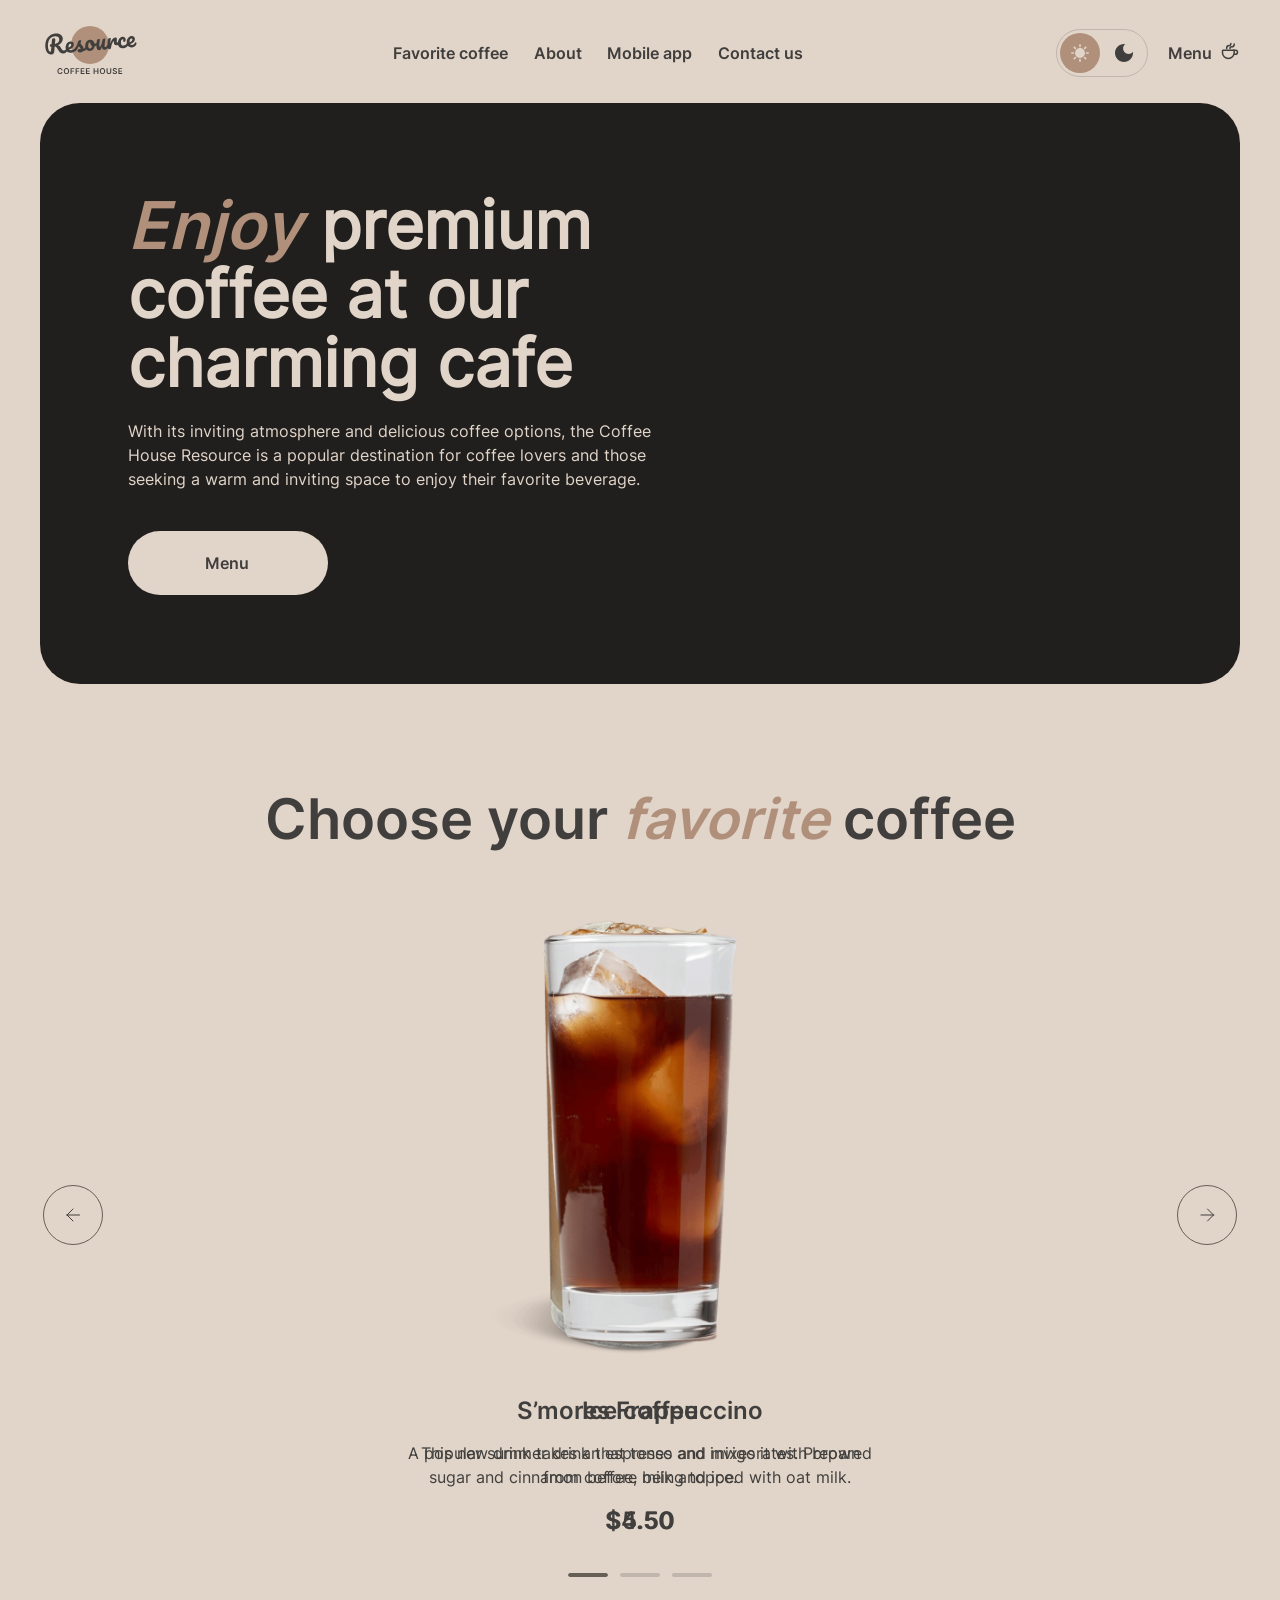
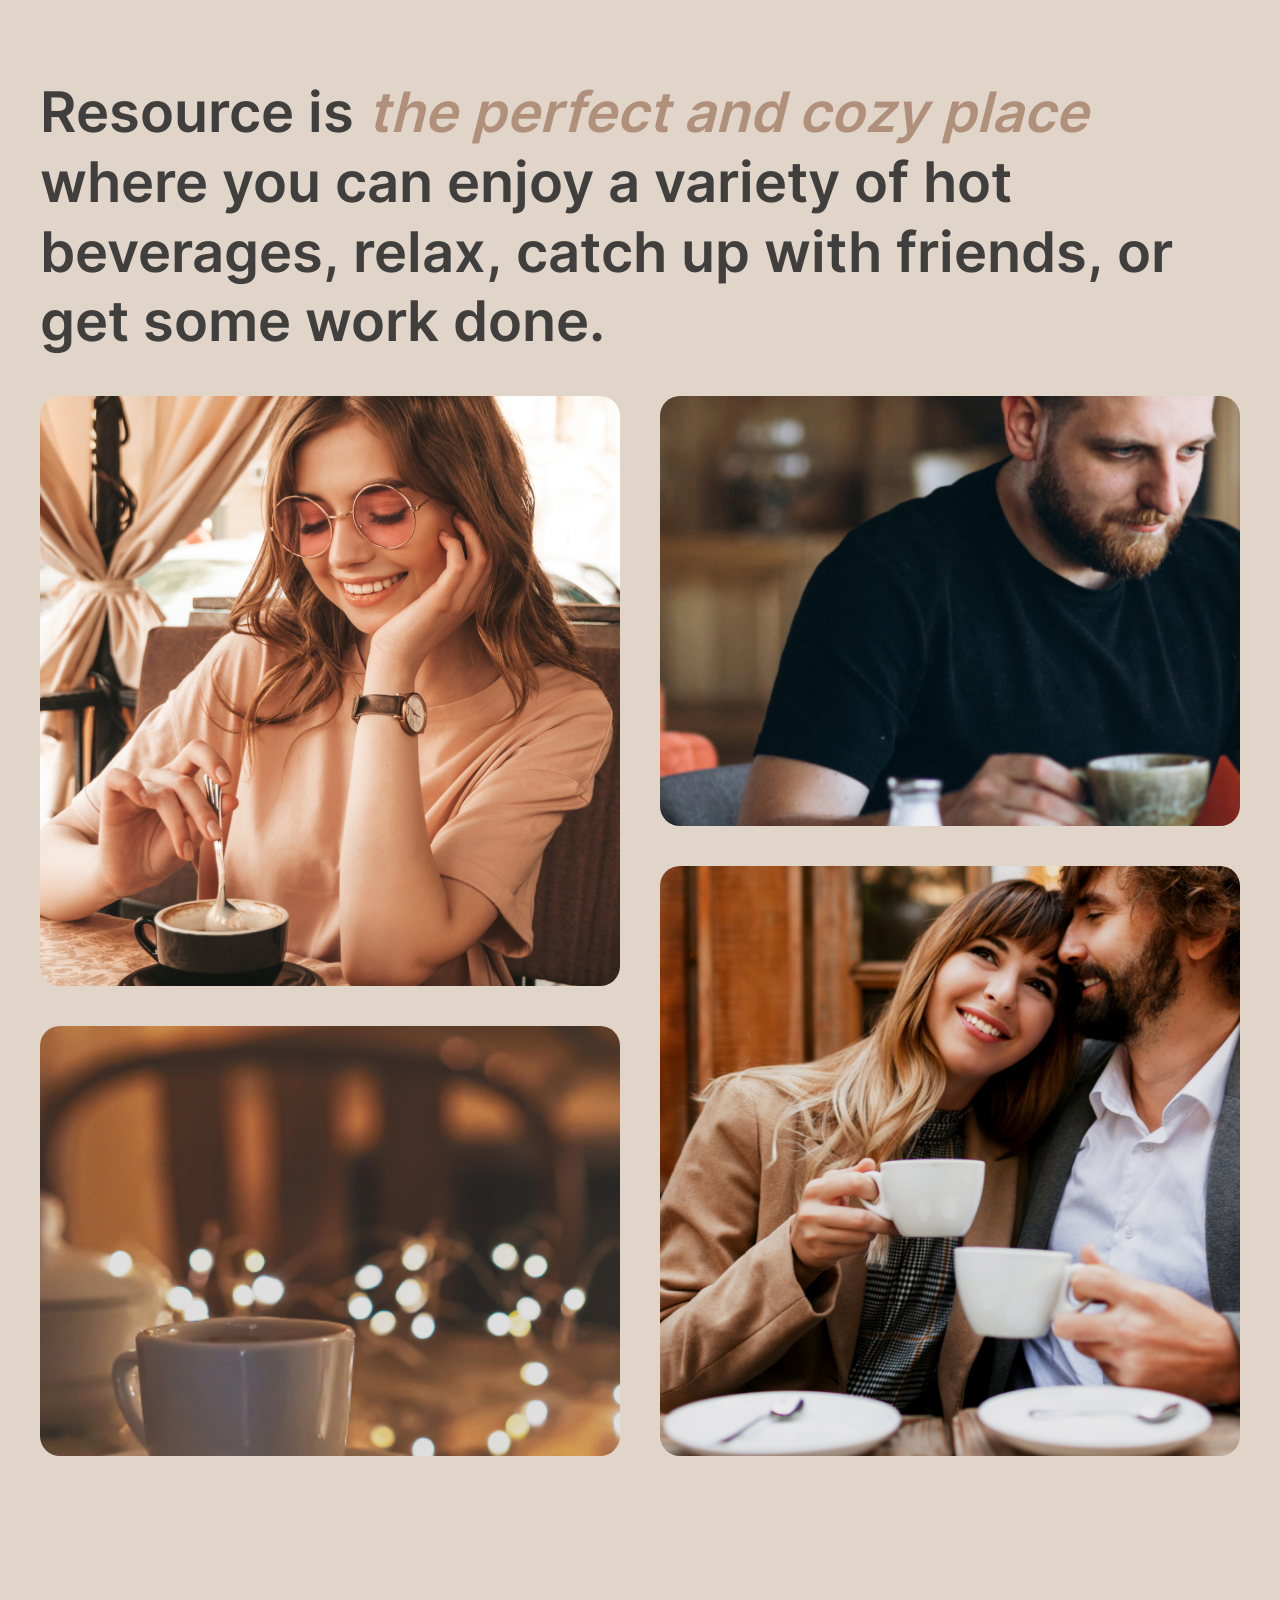
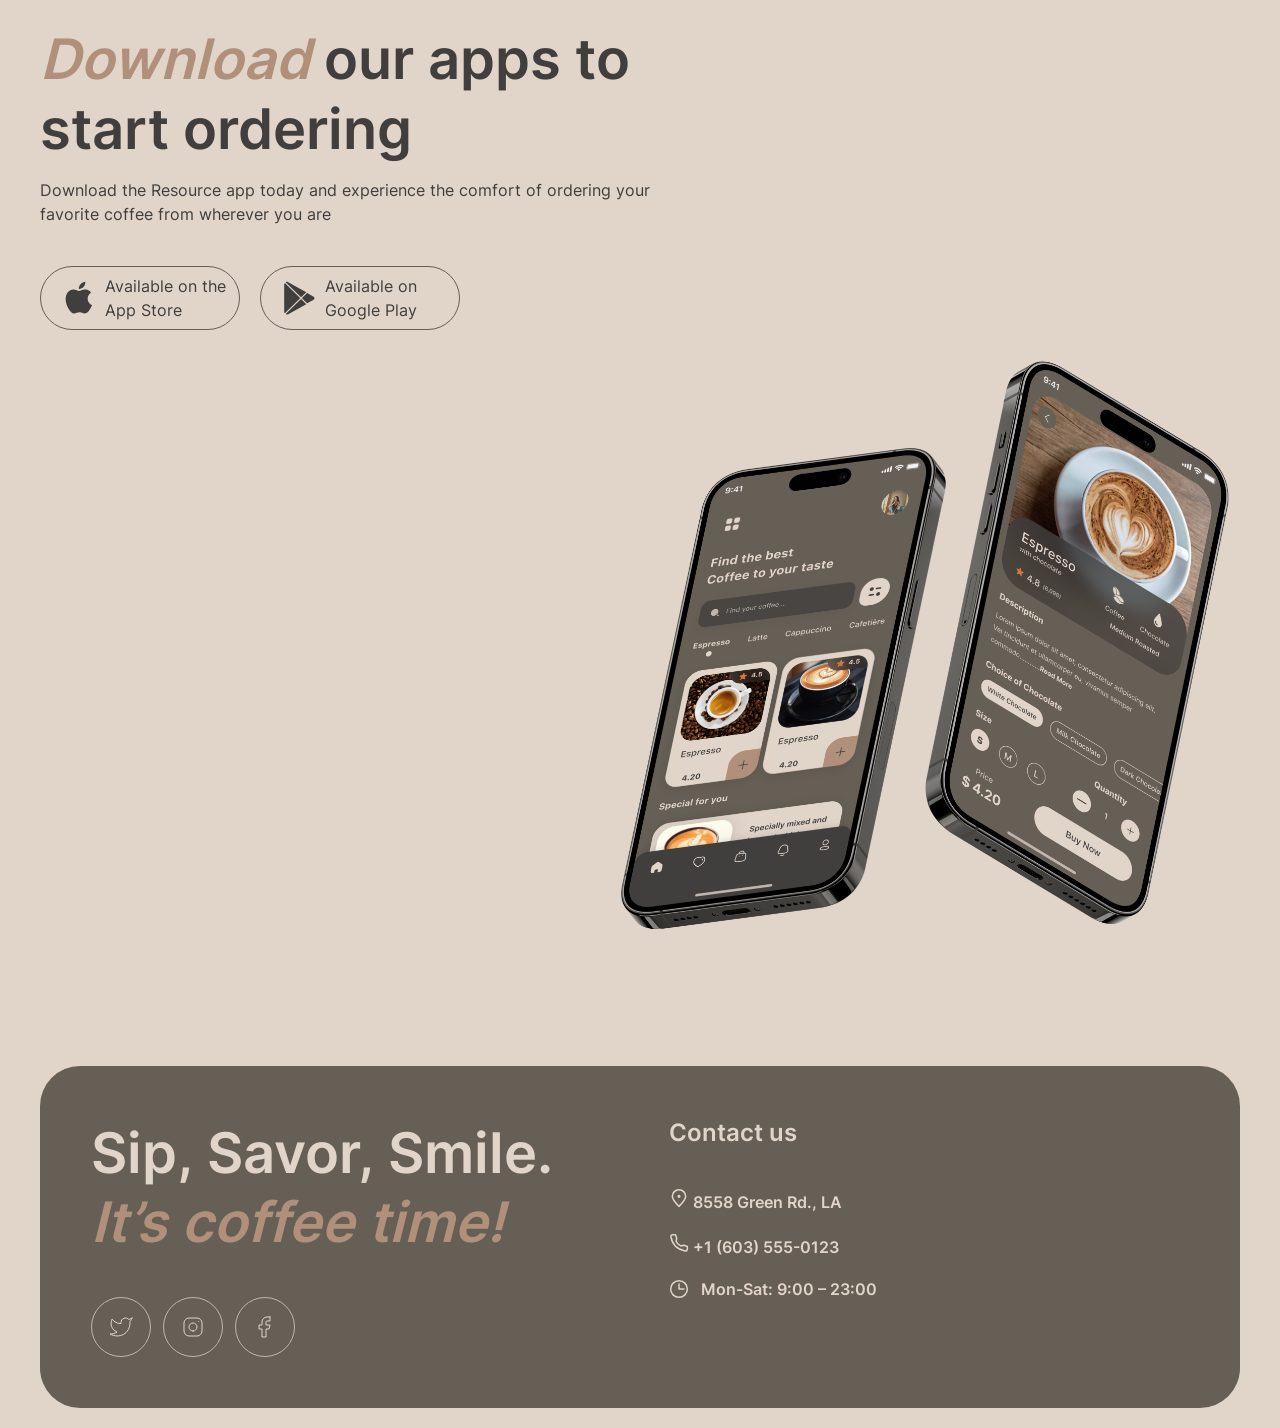
<file: pages/home/index.html>
<!DOCTYPE html>
<html lang="en">

<head>
  <meta charset="UTF-8" />
  <meta http-equiv="X-UA-Compatible" content="IE=edge" />
  <meta name="viewport" content="width=device-width, initial-scale=1.0" />
  <link rel="stylesheet" href="../css/global.css" />
  <link rel="stylesheet" href="../home/style.css" />
  <link rel="icon" href="../../assets/icons/coffee-cup.svg" sizes="32x32">
  <title>Coffee House</title>
</head>

<body>
  <div class="body-wrapper">
    <header class="header">
      <a href="#" class="logo" aria-label="Coffee House Home">
        <img src="../../assets/icons/logo.svg" alt="Coffee House Logo" />
      </a>

      <nav class="header-navigation-wrapper">
        <ul class="header-navigation">
          <li><a href="#favoriteCoffee" class="header-nav-list-li">Favorite coffee</a></li>
          <li><a href="#about" class="header-nav-list-li">About</a></li>
          <li><a href="#mobileApp" class="header-nav-list-li">Mobile app</a></li>
          <li><a href="#contactUs" class="header-nav-list-li">Contact us</a></li>
        </ul>
      </nav>

      <div class="header-controls">
        <label class="theme-switch" for="theme-toggle">
          <input type="checkbox" id="theme-toggle" class="theme-switch-input">
          <span class="switch-track">
            <span class="icon-wrapper icon-sun">
              <span class="icon-img"></span>
            </span>
            <span class="icon-wrapper icon-moon">
              <span class="icon-img"></span>
            </span>
          </span>
        </label>
        <a href="../menu/index.html" class="logo-menu">
          <h4>Menu</h4>
          <img src="../../assets/icons/coffee-cup.svg" alt="coffee cup" />
        </a>
      </div>
      <div class="burger-menu" role="button" aria-label="Toggle menu">
        <div class="burger-icon">
          <span class="one-line"></span>
          <span class="two-line"></span>
        </div>
      </div>
    </header>

    <main class="main">
      <section class="enjoy">
        <video autoplay muted loop id="video">
          <source src="../../assets/video/video(720p).mp4" type="video/mp4">
        </video>
        <div class="enjoy-overlay">
          <div class="enjoy-text">
            <h1><span class="accent">Enjoy</span> premium coffee at our charming cafe</h1>
            <p>With its inviting atmosphere and delicious coffee options, the Coffee House Resource is a popular
              destination for coffee lovers and those seeking a warm and inviting space to enjoy their favorite
              beverage.</p>
            <a href="../menu/index.html" class="enjoy-btn">
              <span class="enjoy-btn-text">Menu</span>
              <img class="enjoy-btn-img" src="../../assets/icons/coffee-cup.svg" alt="coffee cup" />
            </a>
          </div>
        </div>
      </section>

      <section class="favourite-coffee" id="favoriteCoffee">
        <div class="text-favorite">
          <h2>Choose your <span class="accent">favorite</span> coffee</h2>
        </div>
        <div class="favorite-coffee-slider">
          <div class="favorite-slider-container">
            <div class="slider-row">
              <div class="slider-img-container active">
                <img class="slider-img" src="../../assets/images/imgHome/coffee-slider-1.svg"
                  alt="S’mores Frappuccino" />
                <div class="description-coffee">
                  <h3 class="description-coffee-name">S’mores Frappuccino</h3>
                  <p class="description-coffee-about">This new drink takes an espresso and mixes it with brown sugar
                    and
                    cinnamon before being topped with oat milk.</p>
                  <h3 class="description-coffee-cost">$5.50</h3>
                </div>
              </div>
              <div class="slider-img-container">
                <img class="slider-img" src="../../assets/images/imgHome/coffee-slider-2.svg" alt="Caramel Macchiato" />
                <div class="description-coffee">
                  <h3 class="description-coffee-name">Caramel Macchiato</h3>
                  <p class="description-coffee-about">Fragrant and unique classic espresso with rich caramel-peanut
                    syrup, with cream under whipped thick foam.</p>
                  <h3 class="description-coffee-cost">$5.00</h3>
                </div>
              </div>
              <div class="slider-img-container">
                <img class="slider-img" src="../../assets/images/imgHome/coffee-slider-3.svg" alt="Ice coffee" />
                <div class="description-coffee">
                  <h3 class="description-coffee-name">Ice coffee</h3>
                  <p class="description-coffee-about">A popular summer drink that tones and invigorates. Prepared from
                    coffee, milk and ice.</p>
                  <h3 class="description-coffee-cost">$4.50</h3>
                </div>
              </div>
            </div>
          </div>
          <div class="arrows">
            <span class="arrow-prev" role="button" aria-label="Previous slide"></span>
            <span class="arrow-next" role="button" aria-label="Next slide"></span>
          </div>
          <div class="line-container">
            <div class="line-img-container">
              <div class="line-img active-line"></div>
            </div>
            <div class="line-img-container">
              <div class="line-img"></div>
            </div>
            <div class="line-img-container">
              <div class="line-img"></div>
            </div>
          </div>
        </div>
      </section>

      <section class="about" id="about">
        <div class="about-text">
          <h2>Resource is <span class="accent">the perfect and cozy place</span> where you can enjoy a variety of hot
            beverages, relax, catch up with friends, or get some work done.</h2>
        </div>
        <div class="about-gallery">
          <div class="gallery-one-column">
            <div class="gallery-img-container">
              <img class="gallery-img" src="../../assets/images/imgHome/about-1.jpg" alt="Cozy cafe interior view 1" />
            </div>
            <div class="gallery-img-container about-mini-container">
              <img class="gallery-img about-mini-img" src="../../assets/images/imgHome/about-2.jpg"
                alt="Cozy cafe interior view 2" />
            </div>
          </div>
          <div class="gallery-second-column">
            <div class="gallery-img-container about-mini-container">
              <img class="gallery-img about-mini-img" src="../../assets/images/imgHome/about-3.jpg"
                alt="Cozy cafe interior view 3" />
            </div>
            <div class="gallery-img-container">
              <img class="gallery-img" src="../../assets/images/imgHome/about-4.jpg" alt="Cozy cafe interior view 4" />
            </div>
          </div>
        </div>
      </section>

      <section class="mobileApp" id="mobileApp">
        <div class="app-text">
          <h2><span class="accent">Download</span> our apps to start ordering</h2>
          <p>Download the Resource app today and experience the comfort of ordering your favorite coffee from wherever
            you are</p>
          <div class="buttons-app">
            <div class="appStore-btn" role="button">
              <div class="img-appStore-btn"></div>
              <div class="text-appStore">
                <p class="text-under-name-app">Available on the</p>
                <p class="name-app">App Store</p>
              </div>
            </div>
            <div class="googlePlay-btn" role="button">
              <div class="img-googlePlay-btn"></div>
              <div class="text-googlePlay">
                <p class="text-under-name-app">Available on</p>
                <p class="name-app">Google Play</p>
              </div>
            </div>
          </div>
        </div>
        <div class="app-images">
          <img src="../../assets/images/imgHome/mobile-screens.svg" alt="Mobile app preview screens" />
        </div>
      </section>
    </main>

    <footer class="footer">
      <div class="footer-wrapper">
        <div class="footer-one-column">
          <div class="footer-text">
            <h2>Sip, Savor, Smile. <span class="accent">It’s coffee time!</span></h2>
          </div>
          <div class="social">
            <span class="twitter social-animation">
              <a href="https://twitter.com" aria-label="Twitter">
                <svg class="twitter-img social-img"></svg>
              </a>
            </span>
            <span class="instagram social-animation">
              <a href="https://instagram.com" aria-label="Instagram">
                <svg class="instagram-img social-img"></svg>
              </a>
            </span>
            <span class="facebook social-animation">
              <a href="https://facebook.com" aria-label="Facebook">
                <svg class="facebook-img social-img"></svg>
              </a>
            </span>
          </div>
        </div>

        <div class="footer-two-column" id="contactUs">
          <h3>Contact us</h3>
          <div class="adress">
            <a href="https://maps.app.goo.gl/3GMNGY9WEgMi9nmB6" target="_blank" rel="noopener noreferrer">
              <img src="../../assets/icons/pin-alt.svg" alt="location pin" />
              8558 Green Rd., LA
            </a>
          </div>
          <div class="phone">
            <a href="tel:+16035550123">
              <img src="../../assets/icons/phone.svg" alt="phone icon" />
              +1 (603) 555-0123
            </a>
          </div>
          <div class="times">
            <img src="../../assets/icons/clock.svg" alt="clock icon" />
            <p>Mon-Sat: 9:00 – 23:00</p>
          </div>
        </div>
      </div>
    </footer>
    <script src="../js/burger.js"></script>
    <script src="../js/themeSwitcher.js"></script>
    <script src="../home/script.js"></script>
  </div>
</body>

</html>
</file>
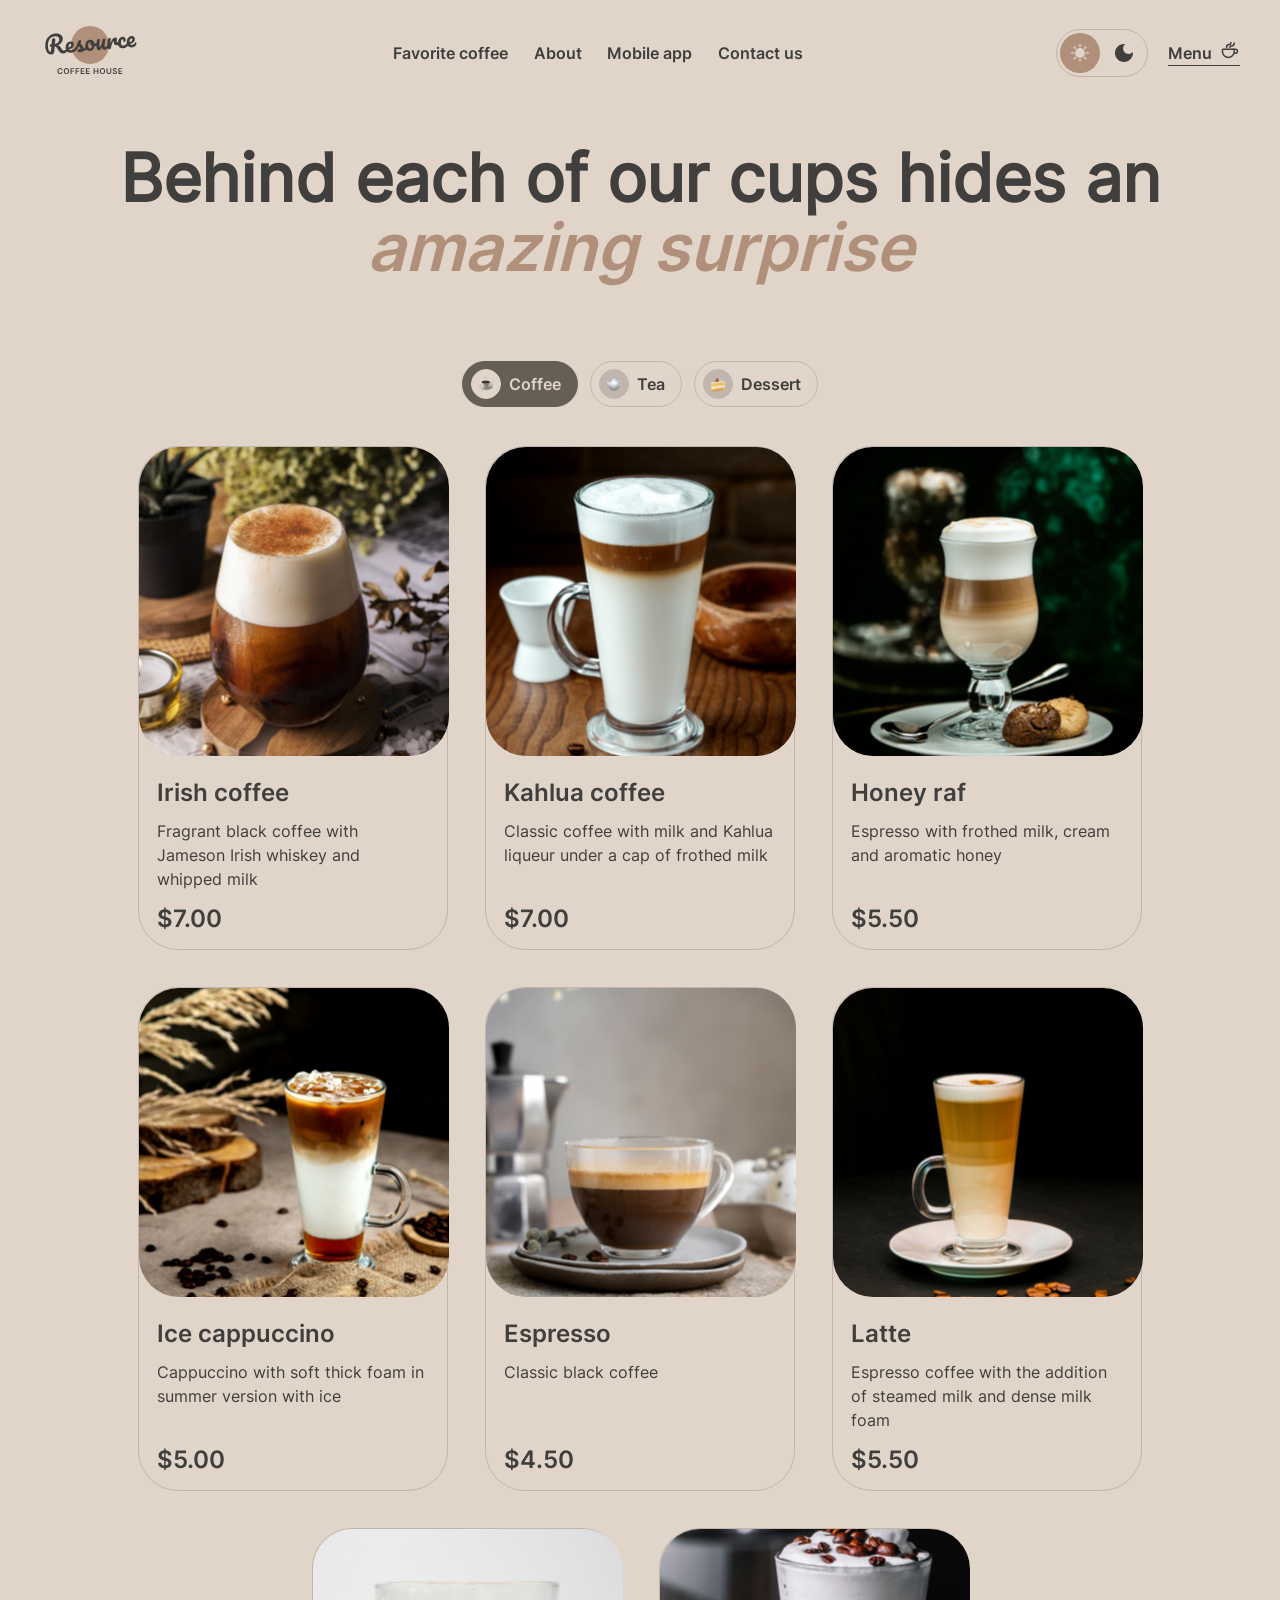
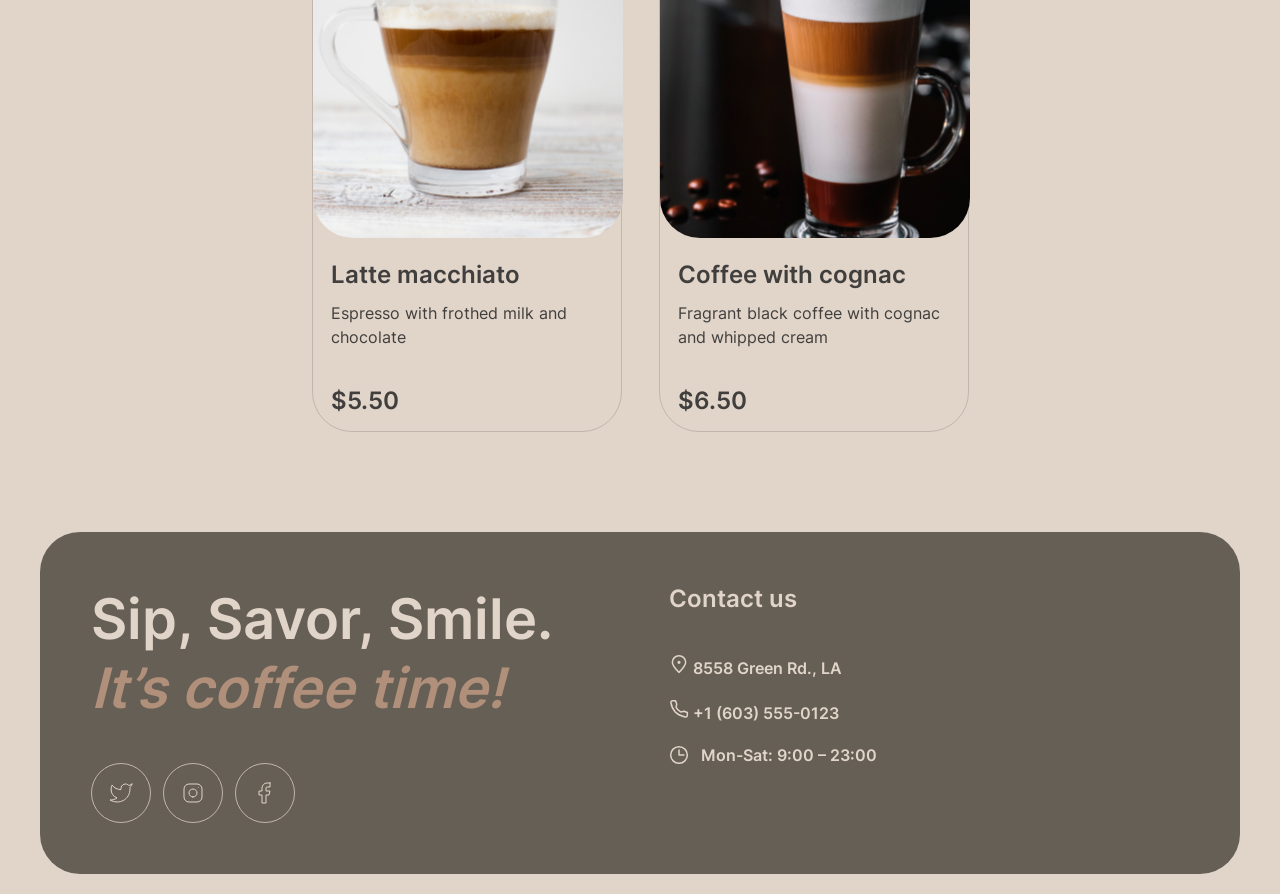
<file: pages/menu/index.html>
<!DOCTYPE html>
<html lang="en">

<head>
  <meta charset="UTF-8">
  <meta http-equiv="X-UA-Compatible" content="IE=edge">
  <meta name="viewport" content="width=device-width, initial-scale=1.0">
  <link rel="stylesheet" href="../css/global.css" />
  <link rel="stylesheet" href="../menu/style.css">
  <link rel="icon" href="../../assets/icons/coffee-cup.svg" sizes="32x32">
  <title>Coffee House</title>
</head>

<body>
  <div class="body-wrapper">
    <header class="header">
      <a href="../home/index.html" class="logo">
        <img src="../../assets/icons/logo.svg" alt="Coffee House Logo">
      </a>
      <nav class="header-navigation-wrapper">
        <ul class="header-navigation">
          <li><a href="../home/index.html#favoriteCoffee" class="header-nav-list-li">Favorite coffee</a></li>
          <li><a href="../home/index.html#about" class="header-nav-list-li">About</a></li>
          <li><a href="../home/index.html#mobileApp" class="header-nav-list-li">Mobile app</a></li>
          <li><a href="#contactUs" class="header-nav-list-li">Contact us</a></li>
        </ul>
      </nav>

      <div class="header-controls">
        <label class="theme-switch" for="theme-toggle">
          <input type="checkbox" id="theme-toggle" class="theme-switch-input">
          <span class="switch-track">
            <span class="icon-wrapper icon-sun">
              <span class="icon-img"></span>
            </span>
            <span class="icon-wrapper icon-moon">
              <span class="icon-img"></span>
            </span>
          </span>
        </label>
        <div href="../menu/index.html" class="logo-menu logo-menu-menu-page">
          <h4>Menu</h4>
          <img src="../../assets/icons/coffee-cup.svg" alt="coffee cup" />
        </div>
      </div>
      <div class="burger-menu" role="button" aria-label="Toggle menu">
        <div class="burger-icon">
          <span class="one-line"></span>
          <span class="two-line"></span>
        </div>
      </div>
    </header>

    <main class="main">
      <div class="title">
        <h1>Behind each of our cups hides an <span class="accent">amazing surprise</span></h1>
      </div>

      <div class="drink-type">
        <div class="type-coffee drink-type-button checked" data-type="coffee" role="button">
          <div class="circle type-drink-circle">
            <img src="../../assets/icons/icon-coffee-menu.svg" alt="coffee icon">
          </div>
          <p class="type-drink-text">Coffee</p>
        </div>
        <div class="type-tea drink-type-button" data-type="tea" role="button">
          <div class="circle type-drink-circle">
            <img src="../../assets/icons/icon-tea-menu.svg" alt="tea icon">
          </div>
          <p class="type-drink-text">Tea</p>
        </div>
        <div class="type-dessert drink-type-button" data-type="dessert" role="button">
          <div class="circle type-drink-circle">
            <img src="../../assets/icons/icon-dessert-menu.svg" alt="dessert icon">
          </div>
          <p class="type-drink-text">Dessert</p>
        </div>
      </div>

      <div class="menu-cards-wrapper"></div>

      <div class="load-img"></div>
    </main>

    <footer class="footer">
      <div class="footer-wrapper">
        <div class="footer-one-column">
          <div class="footer-text">
            <h2>Sip, Savor, Smile. <span class="accent">It’s coffee time!</span></h2>
          </div>
          <div class="social">
            <span class="twitter social-animation">
              <a href="https://twitter.com" aria-label="Twitter">
                <svg class="twitter-img social-img"></svg>
              </a>
            </span>
            <span class="instagram social-animation">
              <a href="https://instagram.com" aria-label="Instagram">
                <svg class="instagram-img social-img"></svg>
              </a>
            </span>
            <span class="facebook social-animation">
              <a href="https://facebook.com" aria-label="Facebook">
                <svg class="facebook-img social-img"></svg>
              </a>
            </span>
          </div>
        </div>

        <div class="footer-two-column" id="contactUs">
          <h3>Contact us</h3>
          <div class="adress">
            <a href="https://maps.app.goo.gl/3GMNGY9WEgMi9nmB6" target="_blank" rel="noopener noreferrer">
              <img src="../../assets/icons/pin-alt.svg" alt="location pin" />
              8558 Green Rd., LA
            </a>
          </div>
          <div class="phone">
            <a href="tel:+16035550123">
              <img src="../../assets/icons/phone.svg" alt="phone icon" />
              +1 (603) 555-0123
            </a>
          </div>
          <div class="times">
            <img src="../../assets/icons/clock.svg" alt="clock icon" />
            <p>Mon-Sat: 9:00 – 23:00</p>
          </div>
        </div>
      </div>
    </footer>

    <script src="../js/burger.js"></script>
    <script src="../js/themeSwitcher.js"></script>
    <script src="../menu/script.js" type="module"></script>
  </div>
</body>

</html>
</file>
<file: pages/css/global.css>
@font-face {
  font-family: "Inter600";
  src: url("../../assets/fonts/Inter-SemiBold.ttf");
  font-weight: 600;
}

@font-face {
  font-family: "Inter400";
  src: url("../../assets/fonts/Inter-Regular.ttf");
  font-weight: 400;
}

:root {
  --color-text-primary: #403f3d;
  --color-text-inverse: #e1d4c9;
  --color-text-accent: #b0907a;
  --color-bg-page: #e1d4c9;
  --color-bg-container: #665f55;

  --c-btn-type-border: #c1b6ad;
  --c-btn-type-text: #403f3d;
  --c-btn-type-circle-bg: #c1b6ad;

  --c-btn-type-text-hover: #e1d4c9;
  --c-btn-type-bg-hover: #665f55;
  --c-btn-type-circle-bg-hover: #e1d4c9;
  --c-btn-type-text-hover: #e1d4c9;

  --c-btn-type-text-checked: #e1d4c9;
  --c-btn-type-bg-checked: #665f55;
  --c-btn-type-circle-bg-checked: #e1d4c9;
  --c-btn-type-text-checked: #e1d4c9;

  --c-border-card: #c1b6ad;

  --c-btn-primary-bg: #e1d4c9;
  --c-btn-secondary-bg: transparent;
  --c-btn-secondary-border: #665f55;
  --c-btn-secondary-hover-bg: #665f55;

  --c-btn-app-bg: transparent;
  --c-btn-app-border: #665f55;
  --c-btn-app-hover-bg: #665f55;

  --c-slider-border: #665f55;
  --c-slider-hover-bg: #665f55;
  --c-slider-hover-border: #665f55;

  --c-social-border: #c1b6ad;
  --c-social-hover-bg: #e1d4c9;

  --c-icon-beige: #e1d4c9;
  --c-icon-dark: #403f3d;
  --c-icon-white: #ffffff;
  --c-circle-accent: #b0907a;
  --c-circle-hover-light: #665f55;
  --c-circle-hover-dark: #403f3d;
  --border-light: #c1b6ad;
  --border-dark: #665f55;

  --color-icon-social-hover: #403f3d;

  --color-modal-bg: rgba(41, 41, 41, 0.6);

  --font-semibold: "Inter600", sans-serif;
  --font-regular: "Inter400", sans-serif;
  --transition-standard: 0.3s ease-in-out;
  --transition-fast: 0.3s ease;
}

:root:has(#theme-toggle:checked) {
  --color-text-primary: #e1d4c9;
  --color-text-inverse: #e1d4c9;
  --color-text-accent: #b0907a;
  --color-bg-page: #292826;
  --color-bg-container: #403f3d;

  --c-btn-type-border: #665f55;
  --c-btn-type-text: #e1d4c9;
  --c-btn-type-circle-bg: #665f55;

  --c-btn-type-text-hover: #e1d4c9;
  --c-btn-type-bg-hover: #403f3d;
  --c-btn-type-circle-bg-hover: #292826;

  --c-btn-type-text-checked: #e1d4c9;
  --c-btn-type-bg-checked: #403f3d;
  --c-btn-type-circle-bg-checked: #292826;

  --c-border-card: #665f55;

  --c-btn-secondary-border: #c1b6ad;
  --c-btn-secondary-hover-bg: #292826;

  --c-btn-app-bg: transparent;
  --c-btn-app-border: #c1b6ad;
  --c-btn-app-hover-bg: #403f3d;

  --c-slider-border: #c1b6ad;
  --c-slider-hover-bg: #403f3d;
  --c-slider-hover-border: #403f3d;

  --c-social-border: #665f55;
  --c-social-hover-bg: #292826;

  --color-icon-social-hover: #e1d4c9;

  --color-modal-bg: rgba(225, 212, 201, 0.6);
}

:root:has(#theme-toggle:checked) .logo-menu img,
:root:has(#theme-toggle:checked) .enjoy-btn-img,
:root:has(#theme-toggle:checked) .load-img {
  filter: invert(93%) sepia(12%) saturate(336%) hue-rotate(334deg)
    brightness(95%) contrast(93%);
  transition: filter var(--transition-standard);
}

* {
  box-sizing: border-box;
}

html {
  scroll-behavior: smooth;
  box-sizing: border-box;
  background-color: var(--color-bg-page);
  transition: background-color var(--transition-standard);
  opacity: 0;
  transition: opacity 0.15s ease-in;
}

html.theme-loaded {
  opacity: 1;
}

body {
  margin: 0 auto;
  max-width: 1440px;
  font-family: var(--font-regular);
  font-weight: 400;
  line-height: 150%;
  color: var(--color-text-primary);
  background-color: var(--color-bg-page);
  transition:
    background-color var(--transition-standard),
    color var(--transition-standard);
}

ul {
  padding: 0;
}

p {
  margin: 0;
}

a {
  transition: color var(--transition-standard);
}

a:hover {
  cursor: pointer;
}

h1 {
  font-size: clamp(32px, 3.77vw + 17.66px, 72px);
  line-height: 105%;
}

h2 {
  font-family: var(--font-semibold);
  font-size: clamp(32px, 2.64vw + 21.96px, 60px);
  font-weight: 600;
  line-height: 125%;
  margin: 0;
}

h3 {
  font-family: var(--font-semibold);
  font-size: 24px;
  font-weight: 600;
  line-height: 125%;
  margin: 0;
}

.accent,
h1.accent,
h2.accent {
  font-style: italic;
  font-family: var(--font-semibold);
  color: var(--color-text-accent);
}

h4,
.header-navigation,
.enjoy-btn,
.appStore-btn,
.googlePlay-btn,
.adress a,
.phone a {
  font-family: var(--font-semibold);
  font-size: 16px;
  font-weight: 600;
  line-height: 150%;
}

p,
.description-coffee-about,
.app-text p {
  font-family: var(--font-regular);
  font-size: 16px;
  font-weight: 400;
  line-height: 150%;
}

.text-under-name-app {
  font-family: var(--font-semibold);
  font-size: 10px;
  font-weight: 600;
  line-height: 140%;
}

.body-wrapper {
  margin: 20px clamp(16px, 4.3vw + 2px, 40px);
}

/*------------theme-switch----------*/
.theme-switch {
  position: relative;
  display: inline-block;
  width: 92px;
  height: 48px;
  cursor: pointer;
  background: transparent;
  -webkit-tap-highlight-color: transparent;
}

.theme-switch-input {
  position: absolute;
  opacity: 0;
  width: 0;
  height: 0;
}

.switch-track {
  display: flex;
  width: 100%;
  height: 100%;
  border-radius: 48px;
  padding: 4px;
  box-sizing: border-box;
  background: transparent;
  border: 1px solid var(--border-light);
  transition: border-color 0.3s ease;
  gap: 5px;
}

.icon-wrapper {
  flex: 1;
  display: flex;
  align-items: center;
  justify-content: center;
  position: relative;
}

.icon-wrapper::before {
  content: "";
  position: absolute;
  width: 40px;
  height: 40px;
  border-radius: 50%;
  transition:
    transform 0.3s cubic-bezier(0.4, 0, 0.2, 1),
    opacity 0.3s ease,
    background-color 0.3s ease;
  transform: scale(0.8);
  opacity: 0;
  z-index: 1;
}

.icon-img {
  width: 18px;
  height: 18px;
  transition: background-color 0.3s ease;
  z-index: 2;
  -webkit-mask-position: center;
  mask-position: center;
  -webkit-mask-repeat: no-repeat;
  mask-repeat: no-repeat;
  -webkit-mask-size: contain;
  mask-size: contain;
}

.icon-sun .icon-img {
  -webkit-mask-image: url("../../assets/icons/sun.svg");
  mask-image: url("../../assets/icons/sun.svg");
}

.icon-moon .icon-img {
  -webkit-mask-image: url("../../assets/icons/moon.svg");
  mask-image: url("../../assets/icons/moon.svg");
}

.theme-switch-input:not(:checked) ~ .switch-track .icon-sun::before {
  background-color: var(--c-circle-accent);
  opacity: 1;
  transform: scale(1);
}

.theme-switch-input:not(:checked) ~ .switch-track .icon-sun .icon-img {
  background-color: var(--c-icon-beige);
}

.theme-switch-input:not(:checked) ~ .switch-track .icon-moon::before {
  opacity: 0;
}

.theme-switch-input:not(:checked) ~ .switch-track .icon-moon .icon-img {
  background-color: var(--c-icon-dark);
}

.theme-switch-input:checked ~ .switch-track {
  border-color: var(--border-dark);
}

.theme-switch-input:checked ~ .switch-track .icon-sun::before {
  opacity: 0;
  transform: scale(0.8);
}

.theme-switch-input:checked ~ .switch-track .icon-sun .icon-img {
  background-color: var(--c-icon-beige);
}

.theme-switch-input:checked ~ .switch-track .icon-moon::before {
  background-color: var(--c-circle-accent);
  opacity: 1;
  transform: scale(1);
}

.theme-switch-input:checked ~ .switch-track .icon-moon .icon-img {
  background-color: var(--c-icon-beige);
}

@media (hover: hover) {
  .theme-switch:hover
    .theme-switch-input:not(:checked)
    ~ .switch-track
    .icon-moon::before {
    background-color: var(--c-circle-hover-light);
    opacity: 1;
    transform: scale(1);
  }

  .theme-switch:hover
    .theme-switch-input:not(:checked)
    ~ .switch-track
    .icon-moon
    .icon-img {
    background-color: var(--c-icon-beige);
  }

  .theme-switch:hover
    .theme-switch-input:checked
    ~ .switch-track
    .icon-sun::before {
    background-color: var(--c-circle-hover-dark);
    opacity: 1;
    transform: scale(1);
  }

  .theme-switch:hover
    .theme-switch-input:checked
    ~ .switch-track
    .icon-sun
    .icon-img {
    background-color: var(--c-icon-white);
  }
}

/*------------header----------*/

.header {
  display: flex;
  justify-content: space-between;
  align-items: center;
}

.header a {
  text-decoration: none;
  color: var(--color-text-primary);
  z-index: 50;
}

html.dark-theme .logo img {
  content: url("../../assets/icons/logo-dark.svg");
}

.logo img {
  transition: content var(--transition-standard);
}

.header-navigation {
  display: flex;
  align-items: center;
  list-style: none;
  color: var(--color-text-primary);
  gap: clamp(16px, 2vw, 60px);
}

.header-navigation li {
  margin-top: 0;
}

.header-navigation a {
  text-decoration: none;
  color: var(--color-text-primary);
  position: relative;
  display: inline-block;
}

.header-controls {
  display: flex;
  gap: 20px;
  align-items: center;
}

.header-navigation a::after,
.header-controls a::after {
  content: "";
  position: absolute;
  left: 50%;
  top: 25px;
  display: block;
  height: 2px;
  width: 0;
  background: var(--color-text-primary);
  border-radius: 1px;
  transition:
    width 0.8s ease,
    left 0.8s ease;
}

.header-controls a::after {
  top: 45px;
}

/*------------header-----------*/

@media (hover: hover) {
  .header-navigation a:hover::after,
  .header-controls a:hover::after {
    left: 0;
    width: 100%;
    animation: a-nav 3s forwards;
  }
}

@keyframes a-nav {
  0% {
    opacity: 0;
  }
  50% {
    opacity: 0.8;
  }
  100% {
    opacity: 1;
  }
}

.logo-menu {
  position: relative;
  display: flex;
  align-items: center;
  gap: 8px;
  cursor: pointer;
}

.logo-menu img {
  margin-top: -5px;
  filter: none;
  transition: filter var(--transition-standard);
}

.burger-menu {
  display: none;
}

/*----------footer---------*/

.footer {
  margin: 100px 0 0;
}

.footer-wrapper {
  display: flex;
  background-color: var(--color-bg-container);
  border-radius: 40px;
  padding: clamp(10px, 4vw, 100px);
  gap: 40px;
}

.footer-one-column {
  max-width: 49%;
}

.footer-wrapper h2 {
  color: var(--color-text-inverse);
}

.social {
  display: flex;
  align-items: center;
  margin-top: 40px;
  padding-bottom: 0;
  gap: 12px;
}

.social-animation {
  display: flex;
  align-items: center;
  justify-content: center;
  width: 60px;
  height: 60px;
  border-radius: 50%;
  cursor: pointer;
  background-color: transparent;
  border: 1px solid var(--c-social-border);
  transition:
    background-color var(--transition-fast),
    border-color var(--transition-fast);
}

.social-animation a {
  display: flex;
  align-items: center;
  justify-content: center;
  width: 100%;
  height: 100%;
  text-decoration: none;
}

.social-img {
  width: 24px;
  height: 24px;
  background-color: var(--color-text-inverse);
  transition: background-color var(--transition-fast);
  -webkit-mask-repeat: no-repeat;
  mask-repeat: no-repeat;
  -webkit-mask-position: center;
  mask-position: center;
  -webkit-mask-size: contain;
  mask-size: contain;
}

.twitter-img {
  -webkit-mask-image: url("../../assets/icons/twitter.svg");
  mask-image: url("../../assets/icons/twitter.svg");
}

.instagram-img {
  -webkit-mask-image: url("../../assets/icons/instagram.svg");
  mask-image: url("../../assets/icons/instagram.svg");
}

.facebook-img {
  -webkit-mask-image: url("../../assets/icons/facebook.svg");
  mask-image: url("../../assets/icons/facebook.svg");
}

@media (hover: hover) {
  .social-animation:hover {
    background-color: var(--c-social-hover-bg);
    border-color: var(--c-social-hover-bg);
  }

  .social-animation:hover .social-img {
    background-color: var(--color-icon-social-hover);
  }
}

.footer-two-column h3 {
  margin-bottom: 40px;
  color: var(--color-text-inverse);
}

.adress,
.phone,
.times {
  display: flex;
  align-items: center;
  gap: 12px;
  margin-top: 0;
  margin-bottom: 20px;
}

.times {
  margin-bottom: 0;
}

.phone,
.times {
  cursor: pointer;
}

.adress a,
.phone a,
.times p {
  font-family: var(--font-semibold);
  font-size: 16px;
  line-height: 140%;
  color: var(--color-text-inverse);
  text-decoration: none;
  margin: 0;
}

.adress a,
.phone a {
  position: relative;
  display: inline-block;
}

.adress a::after,
.phone a::after {
  content: "";
  position: absolute;
  left: 50%;
  top: 27px;
  display: block;
  height: 1px;
  width: 0;
  background: var(--color-text-inverse);
  transition:
    width 0.3s ease,
    left 0.3s ease;
}

@media (hover: hover) {
  .adress a:hover::after,
  .phone a:hover::after {
    width: 100%;
    left: 0;
  }
}

.adress img,
.phone img,
.times img {
  width: 20px;
  height: 20px;
  margin: 0;
}

@media screen and (max-width: 768px) {
  body {
    max-width: 768px;
  }

  body.lock {
    overflow-y: hidden;
  }

  .body-wrapper {
    position: relative;
  }

  .header-navigation-wrapper {
    display: block;
    position: fixed;
    top: 0;
    right: -100%;
    width: 100%;
    background-color: var(--color-bg-page);
    transition: right 0.8s ease;
    height: 100vh;
    z-index: 10;
    margin-left: 0;
  }

  .header-navigation-wrapper.active {
    right: 0;
  }

  .header-navigation {
    font-family: var(--font-semibold);
    font-size: 32px;
    font-weight: 600;
    line-height: 125%;
    flex-direction: column;
    margin-top: 5em;
    align-items: center;
    gap: 63px;
  }

  .header-navigation a::after,
  .header-controls a::after {
    top: 40px;
    height: 1px;
  }

  .theme-switch {
    z-index: 50;
  }

  .switch-track {
    position: absolute;
    top: 5px;
  }

  .logo-menu {
    display: none;
    font-family: var(--font-semibold);
    font-size: 32px;
    font-weight: 600;
    line-height: 125%;
    justify-content: center;
    transform: scale(2);
    z-index: 50;
  }

  .logo-menu.active {
    display: flex;
  }

  .burger-menu {
    display: flex;
    align-items: center;
    justify-content: center;
    width: 44px;
    height: 44px;
    border-radius: 100%;
    border: 1px solid var(--c-border-card);
    margin-top: 8px;
    position: relative;
    z-index: 50;
    cursor: pointer;
    transition: transform 0.3s;
  }

  @media (hover: hover) {
    .burger-menu:hover {
      transform: scale(1.2);
      transition: transform 0.3s;
    }
  }

  .burger-icon {
    display: flex;
    flex-direction: column;
    justify-content: space-between;
    z-index: 5;
    position: relative;
    width: 16px;
    height: 10px;
    transition: transform 0.3s ease;
  }

  .one-line,
  .two-line {
    position: absolute;
    width: 16px;
    height: 1px;
    transition: all 0.3s ease 0s;
    background-color: var(--color-text-primary);
  }

  .one-line {
    top: 0;
  }

  .two-line {
    top: 10px;
  }

  .one-line.active {
    transform: rotate(-45deg);
    top: 4px;
  }

  .two-line.active {
    transform: rotate(45deg);
    top: 4px;
  }

  .footer-wrapper {
    flex-wrap: wrap;
  }

  .footer-one-column {
    max-width: 100%;
  }
}
</file>
<file: pages/home/style.css>
/*---------main----------*/
.main {
  display: flex;
  flex-direction: column;
  justify-content: space-between;
}

/*-------enjoy---------*/
.enjoy {
  position: relative;
  margin-top: 16px;
  overflow: hidden;
  border-radius: 40px;
  padding: 7.35% 0 7.35% 7.35%;
  background-color: #211f1d;
}

#video {
  position: absolute;
  top: 50%;
  left: 50%;
  width: 100%;
  height: 100%;
  object-fit: cover;
  transform: translate(-50%, -50%);
  z-index: 1;
}

.enjoy-overlay {
  position: relative;
  width: 530px;
  z-index: 2;
}

.enjoy-text {
  display: flex;
  flex-direction: column;
  gap: 21px;
}

.enjoy-text h1,
.enjoy-overlay h5 {
  color: #e1d4c9;
  margin: 0;
}

.enjoy-text p {
  color: #e1d4c9;
}

.enjoy-btn {
  display: flex;
  align-items: center;
  justify-content: center;
  gap: 8px;
  width: 200px;
  height: 64px;
  margin-top: 19px;
  border-style: none;
  border-radius: 100px;
  background-color: var(--color-bg-page);
  font-family: var(--font-semibold);
  font-size: 16px;
  cursor: pointer;
  color: var(--color-text-primary);
  z-index: 2;
  position: relative;
  overflow: hidden;
  transition: background-color var(--transition-fast);
}

.enjoy-btn-img {
  width: 20px;
  height: 20px;
  opacity: 0;
  transform: translateX(10px);
  transition:
    opacity 0.3s ease,
    transform 0.3s ease;
  margin-top: -5px;
}

.enjoy-btn-text {
  display: inline-block;
  margin-left: 25px;
  transition: transform 0.3s ease;
}

.enjoy-overlay a {
  text-decoration: none;
}

@media (hover: hover) {
  .enjoy-btn:hover .enjoy-btn-text {
    transform: translateX(-4px);
  }
  .enjoy-btn:hover .enjoy-btn-img {
    opacity: 1;
    transform: translateX(0);
  }
}

/*-----------favourite coffee-----------*/
.favourite-coffee {
  margin-top: 92px;
  position: relative;
}

.text-favorite {
  display: flex;
  flex-wrap: wrap;
  align-items: center;
  justify-content: center;
  color: var(--color-text-primary);
  margin-top: 8px;
}

.favorite-slider-container {
  position: relative;
  max-width: 1360px;
  display: flex;
  justify-content: center;
}

.slider-row {
  display: flex;
  justify-content: center;
  margin-top: 40px;
  height: 640px;
  position: relative;
  width: 480px;
  overflow: hidden;
}

.slider-img-container {
  width: 100%;
  height: 640px;
  position: absolute;
  display: none;
  animation: 0.5s ease-in-out;
}

.slider-img-container.active,
.slider-img-container.next {
  display: block;
}

.to-left {
  animation-name: left;
}
.to-right {
  animation-name: right;
  animation-direction: reverse;
}
.from-left {
  animation-name: left;
  animation-direction: reverse;
}
.from-right {
  animation-name: right;
}

@keyframes left {
  from {
    left: 0;
  }
  to {
    left: -100%;
  }
}
@keyframes right {
  from {
    left: 100%;
  }
  to {
    left: 0;
  }
}

.line-container {
  display: flex;
  cursor: pointer;
  justify-content: center;
  align-items: center;
  margin: 40px auto 0 auto;
  gap: 12px;
  width: 144px;
  max-width: 100%;
}

.line-img-container {
  width: 40px;
  height: 4px;
  border-radius: 100px;
  background-color: var(--border-light);
  margin: 0;
  overflow: hidden;
  position: relative;
  flex-shrink: 0;
  transition: background-color var(--transition-fast);
}

.line-img {
  display: block;
  width: 0;
  height: 4px;
  border-radius: 20px;
  background-color: var(--c-slider-border);
}

@keyframes move {
  from {
    width: 0;
  }
  to {
    width: 100%;
  }
}

.line-img.active-line {
  width: 100%;
  background-color: var(--c-slider-hover-bg);
  animation: move 5s linear forwards;
}

@media (hover: hover) {
  .favorite-coffee-slider:hover .line-img.active-line {
    animation-play-state: paused;
  }

  .line-img-container:not(:has(.active-line)):hover {
    background-color: var(--c-slider-hover-bg);
  }
}

.arrows {
  width: 99.5%;
  position: absolute;
  display: flex;
  justify-content: space-between;
  top: 51.1%;
  margin-left: 3px;
}

.arrows span {
  cursor: pointer;
  width: 60px;
  height: 60px;
  border-radius: 50%;
  border: 1px solid var(--c-slider-border);
  display: flex;
  align-items: center;
  justify-content: center;
  background-color: transparent;
  transition:
    background-color var(--transition-fast),
    border-color var(--transition-fast);
}

.arrow-prev::before,
.arrow-next::before {
  content: "";
  width: 24px;
  height: 24px;
  background-color: var(--color-text-primary);
  transition: background-color var(--transition-fast);
  -webkit-mask-repeat: no-repeat;
  mask-repeat: no-repeat;
  -webkit-mask-position: center;
  mask-position: center;
  -webkit-mask-size: contain;
  mask-size: contain;
}

.arrow-prev::before {
  -webkit-mask-image: url(../../assets/icons/arrow-left.svg);
  mask-image: url(../../assets/icons/arrow-left.svg);
}

.arrow-next::before {
  -webkit-mask-image: url(../../assets/icons/arrow-right.svg);
  mask-image: url(../../assets/icons/arrow-right.svg);
}

.arrow-prev,
.arrow-next {
  display: flex;
  align-items: center;
  justify-content: center;
}

@media (hover: hover) {
  .arrows span:hover {
    background-color: var(--c-slider-hover-bg);
    border-color: var(--c-slider-hover-border);
  }

  .arrows span:hover::before {
    background-color: var(--color-text-inverse);
  }
}

.description-coffee {
  text-align: center;
  margin-top: 17px;
  color: var(--color-text-primary);
}

.description-coffee {
  text-align: center;
  margin-top: 17px;
  color: var(--color-text-primary);
  display: flex;
  flex-direction: column;
  align-items: center;
}

.description-coffee-cost {
  font-family: var(--font-semibold);
  font-size: 24px;
  line-height: 140%;
  color: var(--color-text-primary);
  height: auto;
  display: inline-block;
}

.description-coffee-about {
  margin: 15px 0;
}

/*---------------about----------------*/
.about {
  margin-top: 100px;
}

.about-text h2 {
  color: var(--color-text-primary);
}

.about-gallery {
  display: flex;
  justify-content: center;
  align-items: flex-start;
  flex-wrap: wrap;
  gap: 40px;
  margin-top: 40px;
}

.gallery-one-column,
.gallery-second-column {
  display: flex;
  flex-direction: column;
  gap: 40px;
  flex: 1;
  max-width: 660px;
}

.gallery-img-container {
  display: flex;
  align-items: center;
  justify-content: center;
  position: relative;
  width: 100%;
  height: 590px;
  overflow: hidden;
  border-radius: 20px;
}

.about-mini-container {
  height: 430px;
}

.gallery-img {
  position: absolute;
  border-radius: 20px;
  transition: transform 0.8s ease;
  transform: scale(1.23);
  height: 100%;
  width: 100%;
  object-fit: cover;
}

.about-mini-img {
  transform: scale(1.69);
}

@media (hover: hover) {
  .gallery-img:hover {
    transform: scale(1.13);
    transition: transform 1s ease;
  }
  .about-mini-img:hover {
    transform: scale(1.53);
  }
}

/*-------------mobileApp-----------*/
.mobileApp {
  display: flex;
  justify-content: space-between;
  align-items: flex-start;
  flex-wrap: wrap;
  margin-top: 100px;
}

.app-text {
  margin-top: 68px;
  width: 625px;
  display: flex;
  flex-direction: column;
  gap: 15px;
  color: var(--color-text-primary);
}

.app-text h2 {
  line-height: 125%;
}

.app-text p {
  font-family: var(--font-regular);
  font-size: 16px;
  line-height: 150%;
  color: var(--color-text-primary);
}

.app-images {
  margin-top: 0;
  margin-left: auto;
}

.buttons-app {
  display: flex;
  gap: 20px;
  margin-top: 25px;
}

.appStore-btn,
.googlePlay-btn {
  display: flex;
  align-items: center;
  justify-content: flex-start;
  width: 200px;
  height: 64px;
  border-radius: 100px;
  background-color: var(--c-btn-app-bg);
  border: 1px solid var(--c-btn-app-border);
  cursor: pointer;
  color: var(--color-text-primary);
  padding: 0;
  transition:
    background-color var(--transition-fast),
    border-color var(--transition-fast),
    color var(--transition-fast);
}

.img-appStore-btn,
.img-googlePlay-btn {
  width: 36px;
  height: 36px;
  margin-left: 20px;
  background-size: contain;
  background-repeat: no-repeat;
  background-position: center;
  transition: background-color var(--transition-fast);
}

.img-appStore-btn {
  background-color: var(--color-text-primary);
  -webkit-mask: url("../../assets/icons/icon-app-store.svg") no-repeat center /
    contain;
  mask: url("../../assets/icons/icon-app-store.svg") no-repeat center / contain;
}

.img-googlePlay-btn {
  background-color: var(--color-text-primary);
  -webkit-mask: url("../../assets/icons/icon-google-play.svg") no-repeat
    center / contain;
  mask: url("../../assets/icons/icon-google-play.svg") no-repeat center /
    contain;
}

.text-appStore,
.text-googlePlay {
  margin-left: 8px;
  display: flex;
  flex-direction: column;
  align-items: flex-start;
  text-align: left;
}

.text-under-name-app {
  font-family: var(--font-regular);
  font-weight: 400;
  font-size: 10px;
  line-height: 140%;
  margin: 0;
}
.name-app {
  font-family: var(--font-semibold);
  font-size: 16px;
  line-height: 150%;
  margin: 0;
}

@media (hover: hover) {
  .appStore-btn:hover,
  .googlePlay-btn:hover {
    background-color: var(--c-btn-app-hover-bg);
    border-color: var(--c-btn-app-hover-bg);
  }

  .appStore-btn:hover p,
  .googlePlay-btn:hover p,
  .appStore-btn:hover .text-under-name-app,
  .googlePlay-btn:hover .text-under-name-app,
  .appStore-btn:hover .name-app,
  .googlePlay-btn:hover .name-app {
    color: var(--color-text-inverse);
  }

  .appStore-btn:hover .img-appStore-btn,
  .googlePlay-btn:hover .img-googlePlay-btn {
    background-color: var(--color-text-inverse);
  }
}

.text-appStore,
.text-googlePlay {
  margin-left: 4%;
  text-align: justify;
}
.text-under-name-app {
  font-family: var(--font-regular);
  font-weight: 400;
  font-size: 10px;
  line-height: 140%;
}
.name-app {
  font-family: var(--font-semibold);
  font-size: 16px;
  line-height: 150%;
}

@media screen and (max-width: 768px) {
  .enjoy-overlay {
    width: 92%;
  }

  .enjoy-btn-img {
    opacity: 1;
    margin-right: 65px;
  }

  .enjoy-btn {
    gap: 8px;
  }

  .text-favorite {
    gap: 5.5%;
    text-align: center;
  }

  .arrows {
    width: 100%;
    margin-left: 0;
    top: 55.1%;
  }

  .description-coffee-about {
    margin: 15px 4%;
  }

  .about-gallery {
    flex-direction: column;
  }

  .gallery-img-container {
    width: 688px;
  }

  .about-mini-container {
    display: none;
  }

  .mobileApp {
    margin-top: 0;
  }

  .app-text {
    width: 688px;
    margin-top: 100px;
  }

  .app-images {
    margin-top: 98px;
    margin-left: 0;
  }
}

@media screen and (max-width: 720px) {
  .slider-img {
    width: 100%;
  }

  .arrows {
    display: none;
  }

  .about-text {
    margin-left: 15px;
    margin-right: 12px;
  }

  .gallery-one-column,
  .gallery-second-column {
    width: 100%;
  }

  .about-gallery {
    margin-left: 16px;
    margin-right: 16px;
  }

  .gallery-img-container {
    width: 100%;
  }

  .app-text {
    margin-left: 16px;
  }

  .app-images {
    margin-top: 42px;
    margin-left: 17px;
  }

  .app-images img {
    width: 96%;
  }

  .buttons-app {
    flex-direction: column;
  }
}

@media screen and (max-width: 380px) {
  .line-container {
    margin-top: -67px;
  }
}
</file>
<file: pages/menu/style.css>
/*------------header-----------*/

.logo-menu-menu-page {
  border-bottom: 1px solid var(--color-text-primary);
  cursor: default;
}

.logo-menu-menu-page h4 {
  margin: 0;
}

@media (hover: hover) {
  .header-controls a:hover::after {
    left: 0;
    width: 100%;
  }
}

/*-----------main-------------*/

.main {
  display: flex;
  flex-direction: column;
  align-items: center;
  margin-top: 1.15%;
}

.title {
  color: var(--color-text-primary);
  text-align: center;
}

.drink-type {
  display: flex;
  gap: clamp(5px, 1.5vw + 2px, 12px);
  margin-top: 2.9%;
}

.drink-type p {
  font-family: "Inter600";
  font-size: 16px;
  line-height: 150%;
  margin: 8px 16px 8px 0;
}

.drink-type-button {
  display: flex;
  align-items: center;
  height: 46px;
  background-color: transparent;
  border-radius: 100px;
  border: 1px solid var(--c-border-card);
  cursor: pointer;
  transition: 0.3s;
}

@media (hover: hover) {
  .drink-type-button:hover {
    background-color: var(--c-btn-type-bg-hover);
    border: 1px solid var(--c-btn-type-bg-hover);
  }

  .drink-type-button:hover > .type-drink-circle {
    background-color: var(--c-btn-type-circle-bg-hover);
    border: 1px solid var(--c-btn-type-circle-bg-hover);
  }

  .drink-type-button:hover > .type-drink-text {
    color: var(--c-btn-type-text-hover);
  }
}

.drink-type > .checked {
  background-color: var(--c-btn-type-bg-checked);
  border: 1px solid var(--c-btn-type-bg-checked);
  cursor: default;
}

.drink-type > .checked > .circle {
  background-color: var(--c-btn-type-circle-bg-checked);
  border: 1px solid var(--c-btn-type-circle-bg-checked);
}

.drink-type > .checked > .type-drink-text {
  color: var(--c-btn-type-text-checked);
}

.type-drink-circle {
  display: flex;
  align-items: center;
  justify-content: center;
  width: 30px;
  height: 30px;
  border-radius: 50%;
  background-color: var(--c-btn-type-circle-bg);
  border: 1px solid var(--c-btn-type-circle-bg);
  margin: 8px;
}

.type-drink-circle img {
  width: 60%;
}

.type-drink-text {
  color: var(--color-text-primary);
}

/*-----menu-cards-----*/

.menu-cards-wrapper {
  display: flex;
  align-items: center;
  justify-content: center;
  flex-wrap: wrap;
  gap: 37px;
  margin-top: 39px;
}

.menu-card {
  display: flex;
  flex-direction: column;
  width: 310px;
  height: 504px;
  border: 1px solid var(--c-border-card);
  border-radius: 40px;
}

@media (hover: hover) {
  .menu-card:hover > .menu-card-img-container img {
    transform: scale(1);
    transition: 0.3s;
    cursor: pointer;
  }
}

.menu-card-img-container {
  position: relative;
  width: 310px;
  height: 309px;
  overflow: hidden;
  border-radius: 40px;
}

.menu-card img {
  position: absolute;
  border-radius: 40px;
  transform: scale(1.1);
  transition: 0.3s;
  height: -webkit-fill-available;
}

.name-position,
.cost-position {
  font-family: "Inter600";
  font-size: 24px;
  line-height: 125%;
  color: var(--color-text-primary);
}

.name-position {
  margin-top: 4px;
}

.more-detail-position {
  font-family: "Inter400";
  font-size: 16px;
  line-height: 150%;
  color: var(--color-text-primary);
}

.discription-position {
  display: flex;
  flex-direction: column;
  margin-left: 18px;
  margin-top: 18px;
  height: 175px;
}

.more-detail-position {
  height: 72px;
  margin-right: 21px;
  margin-top: 11px;
}

.cost-position {
  margin-top: 13px;
}

.load-img {
  display: none;
}

/*-----------modal------------*/

.modal-wrapper {
  display: none;
  align-items: center;
  justify-content: center;
  position: fixed;
  width: 100%;
  height: 100%;
  top: 0;
  left: 0;
  background-color: var(--color-modal-bg);
  z-index: 100;
}

.modal {
  display: flex;
  max-width: 800px;
  background-color: var(--color-bg-page);
  border-radius: 40px;
  border: 1px solid var(--c-border-card);
  position: absolute;
  transition: 0.3s;
  margin: 0 35px;
  z-index: 10;
}

.modal-img .menu-card-img-container {
  margin: 16px 0 0 15px;
}

.modal-img .menu-card-img-container img {
  position: absolute;
  border-radius: 40px;
  margin-left: -15px;
  margin-top: -14px;
}

.information-container {
  margin: 13px 16px 16px 20px;
}

.information-container .name-position,
.information-container .more-detail-position {
  color: var(--color-text-primary);
}

.size-position {
  display: flex;
  flex-direction: column;
  margin-top: -5px;
}

.size-position p,
.additives-position p {
  font-family: "Inter400";
  font-size: 16px;
  line-height: 150%;
}

.choise-size p {
  font-family: "Inter600";
  font-size: 16px;
  line-height: 150%;
  margin: 8px 12px 8px 0;
  color: var(--color-text-primary);
}

.choise-size {
  display: flex;
  flex-wrap: wrap;
  gap: 8px;
  margin-top: 9px;
}

.size-button {
  display: flex;
  align-items: center;
  height: 44px;
  background-color: transparent;
  border-radius: 100px;
  border: 1px solid var(--c-border-card);
  cursor: pointer;
  transition: 0.3s;
}

.size-ml {
  color: var(--c-btn-type-text-hover);
}

@media (hover: hover) {
  .size-button:hover {
    background-color: var(--c-btn-type-bg-hover);
    border: 1px solid var(--c-btn-type-bg-hover);
  }

  .size-button:hover > .circle-btn {
    background-color: var(--c-btn-type-circle-bg-hover);
    border: 1px solid var(--c-btn-type-circle-bg-hover);
  }

  .size-button:hover > .size-ml {
    color: var(--c-btn-type-text-hover);
  }
}

.choise-size > .checked {
  background-color: var(--c-btn-type-bg-checked);
  border: 1px solid var(--c-btn-type-bg-checked);
  cursor: default;
}

.choise-size > .checked > .circle-btn {
  background-color: var(--c-btn-type-circle-bg-checked);
  border: 1px solid var(--c-btn-type-circle-bg-checked);
}

.choise-size > .checked > .size-ml {
  color: var(--c-btn-type-text-checked);
}

.circle-btn {
  display: flex;
  align-items: center;
  justify-content: center;
  width: 30px;
  height: 30px;
  border-radius: 50%;
  background-color: var(--c-btn-type-circle-bg);
  border: 1px solid var(--c-btn-type-circle-bg);
  margin: 8px;
}

.circle-btn p {
  margin: 0;
}

.additives-position {
  margin-top: 20px;
}

.total {
  display: flex;
  align-items: center;
  justify-content: space-between;
  margin-top: 20px;
}

.total p {
  font-family: "Inter600";
  font-size: 24px;
  line-height: 125%;
  color: var(--color-text-primary);
}

.total .cost-position {
  margin: 0;
  color: var(--color-text-primary);
}

.line-opacity {
  width: 100%;
  height: 1px;
  background-color: var(--c-border-card);
  margin-top: 19px;
}

.info-little-font {
  display: flex;
  align-items: flex-start;
  gap: 8px;
  margin-top: 11px;
}

:root:has(#theme-toggle:checked) .info-empty {
  filter: invert(93%) sepia(12%) saturate(336%) hue-rotate(334deg)
    brightness(95%) contrast(93%);
  transition: filter var(--transition-standard);
}

.close {
  display: flex;
  align-items: center;
  justify-content: center;
  border: 1px solid var(--c-border-card);
  background-color: transparent;
  cursor: pointer;
  border-radius: 100px;
  width: 100%;
  height: 44px;
  font-family: "Inter600";
  font-size: 16px;
  line-height: 150%;
  color: var(--color-text-primary);
  margin-top: 32px;
  transition: 0.3s;
}

.close:hover {
  background-color: var(--c-btn-type-bg-hover);
  color: #e1d4c9;
  transition: 0.3s;
}

@media screen and (max-width: 768px) {
  body {
    max-width: 768px;
  }

  body.lock {
    overflow-y: hidden;
  }

  .body-wrapper {
    position: relative;
  }

  .header-controls a::after {
    width: 100%;
  }

  /*-------------main---------*/

  .main {
    margin-top: 16px;
  }

  .title {
    text-align: center;
    width: auto;
  }

  #five-card,
  #six-card,
  #seven-card,
  #eight-card {
    display: none;
  }

  .load-img {
    display: none;
    background: url(../../assets/icons/button-icon-dark.svg);
    width: 60px;
    height: 60px;
    margin-top: 43px;
    cursor: pointer;
    transition: transform 0.3s;
  }

  @media (hover: hover) {
    .load-img:hover {
      transform: scale(1.05);
      transition: transform 0.3s;
    }
  }

  .modal {
    margin: 0 43px 0 35px;
  }

  .more-detail-position {
    margin-right: 12px;
  }
}

@media screen and (max-width: 767px) {
  .modal-img {
    display: none;
  }
}

@media screen and (max-width: 380px) {
  .menu-cards-wrapper {
    gap: 40px;
  }
}
</file>
